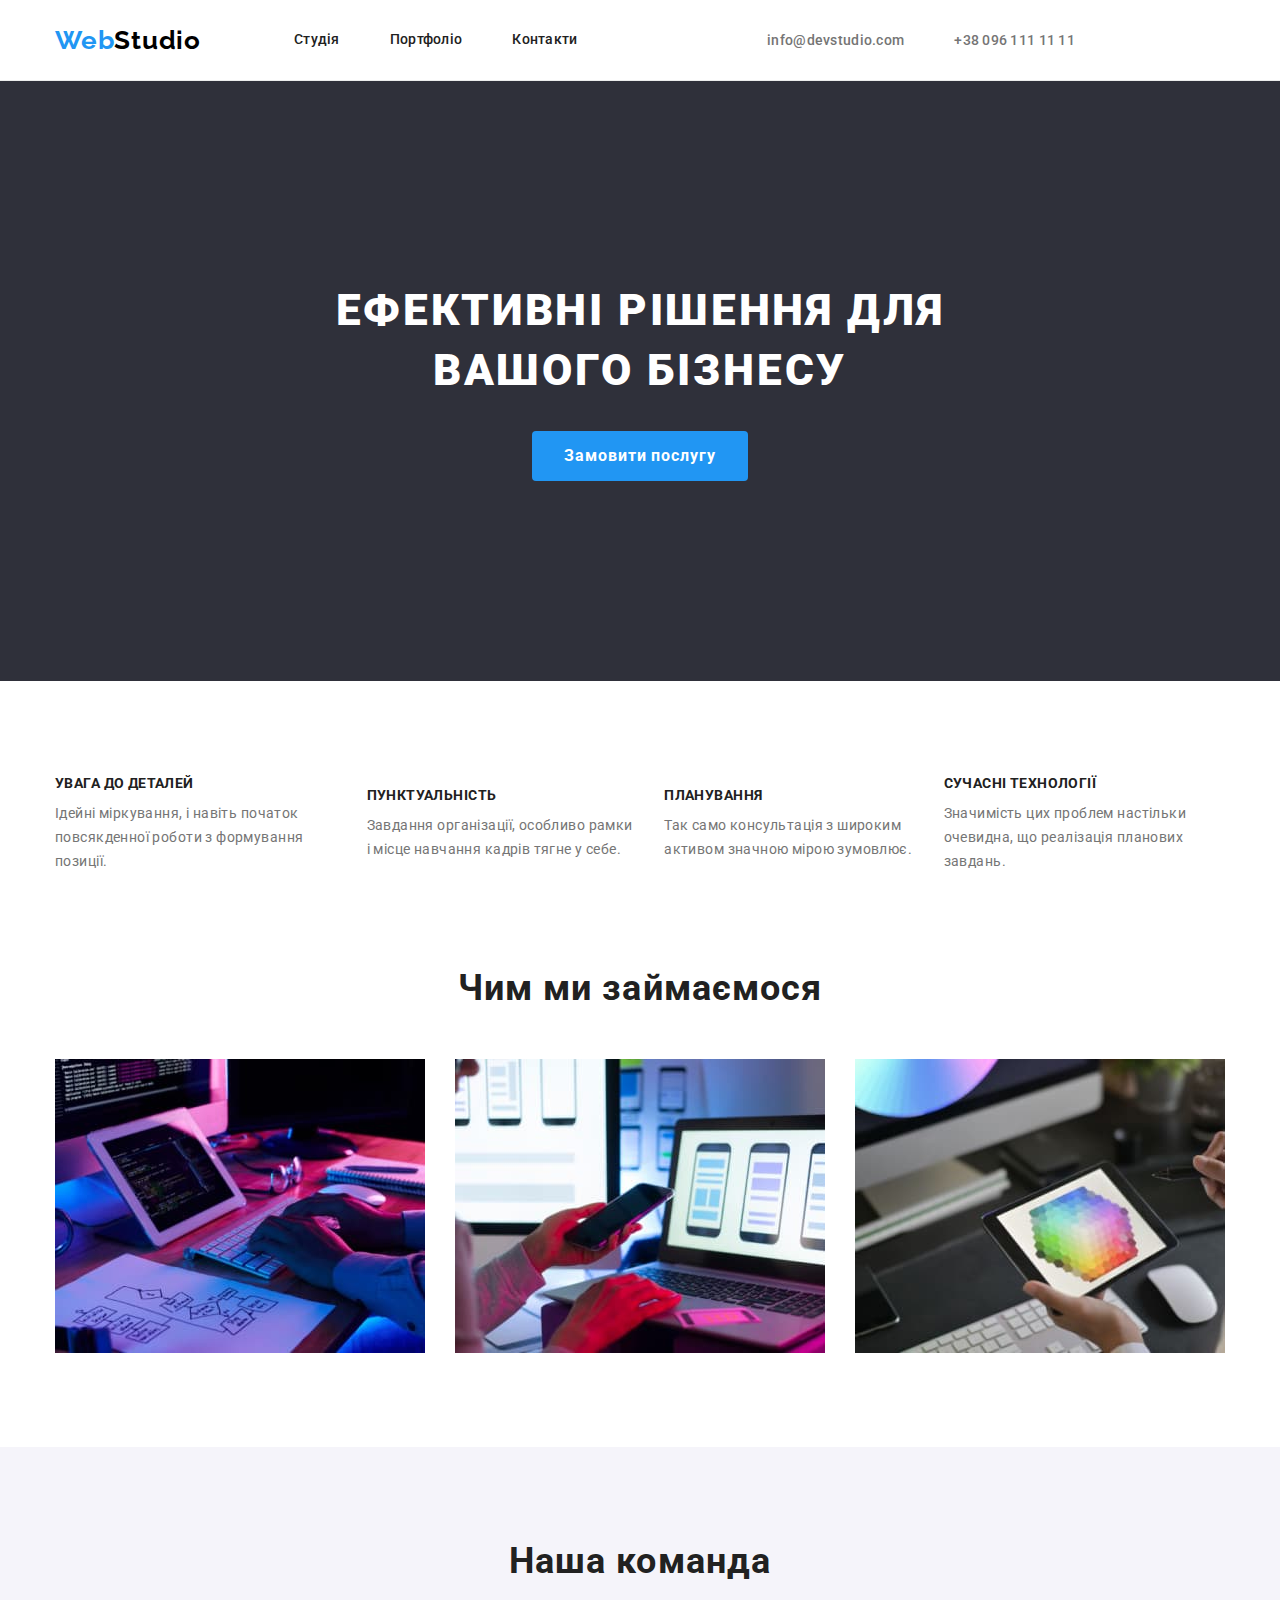
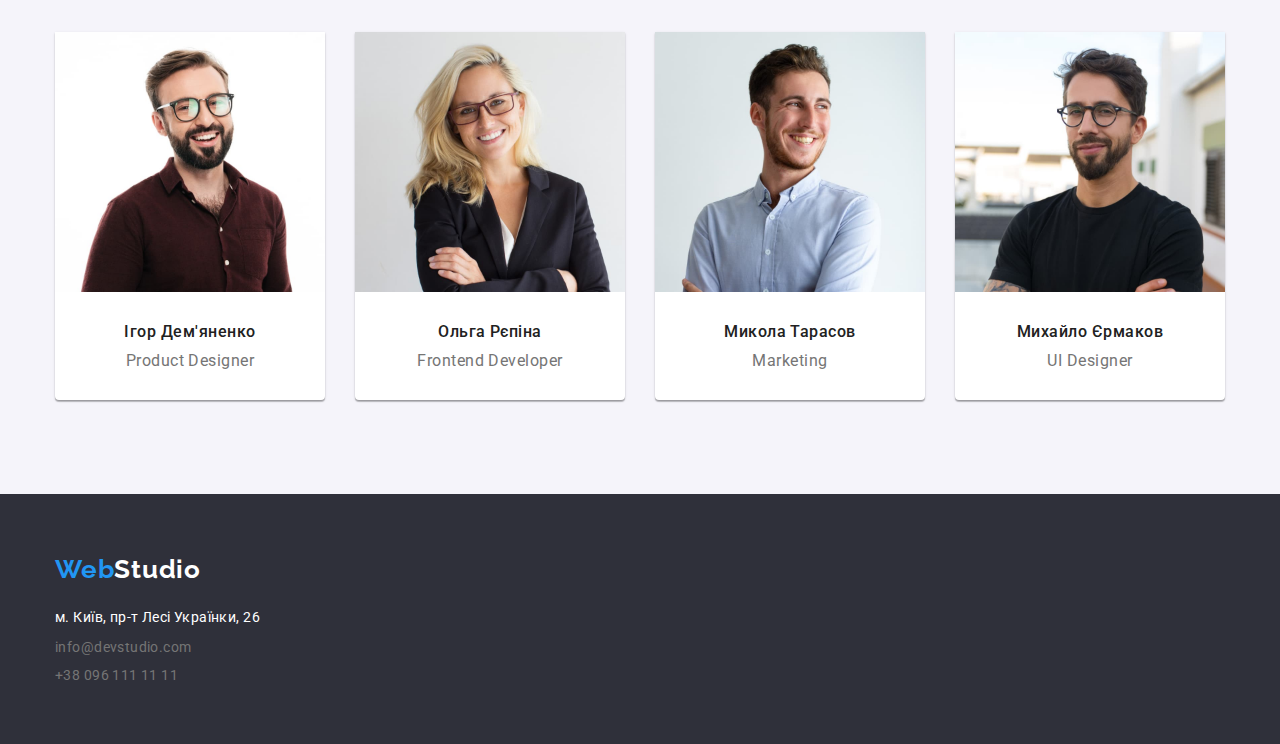
<file: index.html>
<!DOCTYPE html>
<html lang="uk">

<head>
    <meta charset="UTF-8">
    <meta http-equiv="X-UA-Compatible" content="IE=edge">
    <meta name="viewport" content="width=device-width, initial-scale=1.0">
    <link rel="stylesheet" href="https://cdnjs.cloudflare.com/ajax/libs/modern-normalize/1.0.0/modern-normalize.min.css" />
    <link rel="preconnect" href="https://fonts.googleapis.com">
    <link rel="preconnect" href="https://fonts.gstatic.com" crossorigin>
    <link href="https://fonts.googleapis.com/css2?family=Raleway:wght@700&family=Roboto:wght@400;500;700;900&display=swap"
    rel="stylesheet">
    <link rel="stylesheet" href="https://cdnjs.cloudflare.com/ajax/libs/modern-normalize/1.1.0/modern-normalize.min.css"
    integrity="sha512-wpPYUAdjBVSE4KJnH1VR1HeZfpl1ub8YT/NKx4PuQ5NmX2tKuGu6U/JRp5y+Y8XG2tV+wKQpNHVUX03MfMFn9Q=="
    crossorigin="anonymous" referrerpolicy="no-referrer" />
    <link rel="stylesheet" href="./css/styles.css">
    <title>Document</title>
</head>

<body>
    <header class="header ">
        <div class="container header-container">  
        <a class="logo logo-container" href="/">Web<span >Studio</span> </a>
        <nav class="header-nav">
            <ul class="list-container">
                <li > <a href="" class="items">Студія</a></li>
                <li > <a href="./portfolio.html" class="items">Портфоліо</a></li>
                <li > <a href="" class="items">Контакти</a></li>
        </nav>
            </ul>
       
        <div class="contact-container">
        <ul  class="contact-container">
            <li><a href="mailto:info@devstudio.com" class="header-contact-link link"> info@devstudio.com </a></li>
            <li><a href="tel:+380961111111" class="header-contact-link link">+38 096 111 11 11</a></li>
           </ul>
    </div> </div>
    </header>
    <main>
        <section class="box section-box">
            <div class="container">
            <h1 class="box-text">Ефективні рішення для <br />вашого бізнесу</h1>
            <button class="button">Замовити послугу</button></div>
        </section>

        <section class="section">
            <div class="container">
            <h2 class="visually-hidden">Секция</h2>
            <ul class="box-content">
                <li><h3 class="content">УВАГА ДО ДЕТАЛЕЙ</h3>
                    <p class="aside">Ідейні міркування, і навіть початок повсякденної роботи з формування позиції.</p></li>
                <li><h3 class="content">ПУНКТУАЛЬНІСТЬ</h3>
                    <p class="aside">Завдання організації, особливо рамки і місце навчання кадрів тягне у себе.</p></li>
                <li><h3 class="content">ПЛАНУВАННЯ</h3>
                    <p class="aside">Так само консультація з широким активом значною мірою зумовлює.</p></li>
                <li><h3 class="content">СУЧАСНІ ТЕХНОЛОГІЇ</h3>
                    <p class="aside">Значимість цих проблем настільки очевидна, що реалізація планових завдань.</p></li>
            </ul></div>
        </section>

        <section class="section container-section-foto">
            <div class="container">
            <h2 class="section-foto">Чим ми займаємося</h2>
            <ul class="box-images box-images-container">
                <li><img src="./images/box.jpg" alt="планшет-з-кодом" width="370" height="290"></li>
                <li><img src="./images/img(4)(1).jpg" alt="телефон-в-руці" width="370" height="290"></li>
                <li><img src="./images/img(5)(1).jpg" alt="палітра-кольорів" width="370" height="290"></li>
            </ul></div>
        </section>
        <section class="team section">
            <div class="container">
            <h2 class="section-team">Наша команда</h2>
            <ul class="box-subject-container">
                <li class="team-text"><img src="./images/team/img(6).jpg" alt="коричнева футболка" width="270">
                    <div class="team-text-subject"><h3 class="team-subject">Ігор Дем'яненко</h3>
                    <p class="desc">Product Designer</p></div>
                </li>
                <li class="team-text"><img src="./images/team/img(1)(1).jpg" alt="блондинка" width="270">
                    <div class="team-text-subject"><h3 class="team-subject">Ольга Рєпіна</h3>
                    <p class="desc">Frontend Developer</p></div>
                </li>
                <li class="team-text"><img src="./images/team/img(2)(1).jpg" alt="біла рубашка" width="270">
                    <div class="team-text-subject"><h3 class="team-subject">Микола Тарасов</h3>
                    <p class="desc">Marketing</p></div>
                </li>
                <li class="team-text"><img src="./images/team/img(3)(1).jpg" alt="чорна футболка" width="270">
                <div class="team-text-subject"> <h3 class="team-subject">Михайло Єрмаков</h3>
                    <p class="desc">UI Designer</p></div>
                </li>
            </ul></div>
        </section>
    </main>
    <footer class="footer">
        <div class="container">
        <a class="logotype" href="/"> Web<span class="logo-white">Studio</span></a>
        <address>
            <ul class="footer-container">
                <li><a class="adress" href="https://goo.gl/maps/ZscQs53zHS2r8X6u5">м. Київ, пр-т Лесі Українки, 26</a></li>
                <li><a class="contact" href="mailto:info@devstudio.com"> info@devstudio.com </a></li>
                <li><a class="contact" href="tel:+380961111111">+38 096 111 11 11</a></li>
            </ul>
        </address></div>
    </footer>
</body>

</html>
</file>
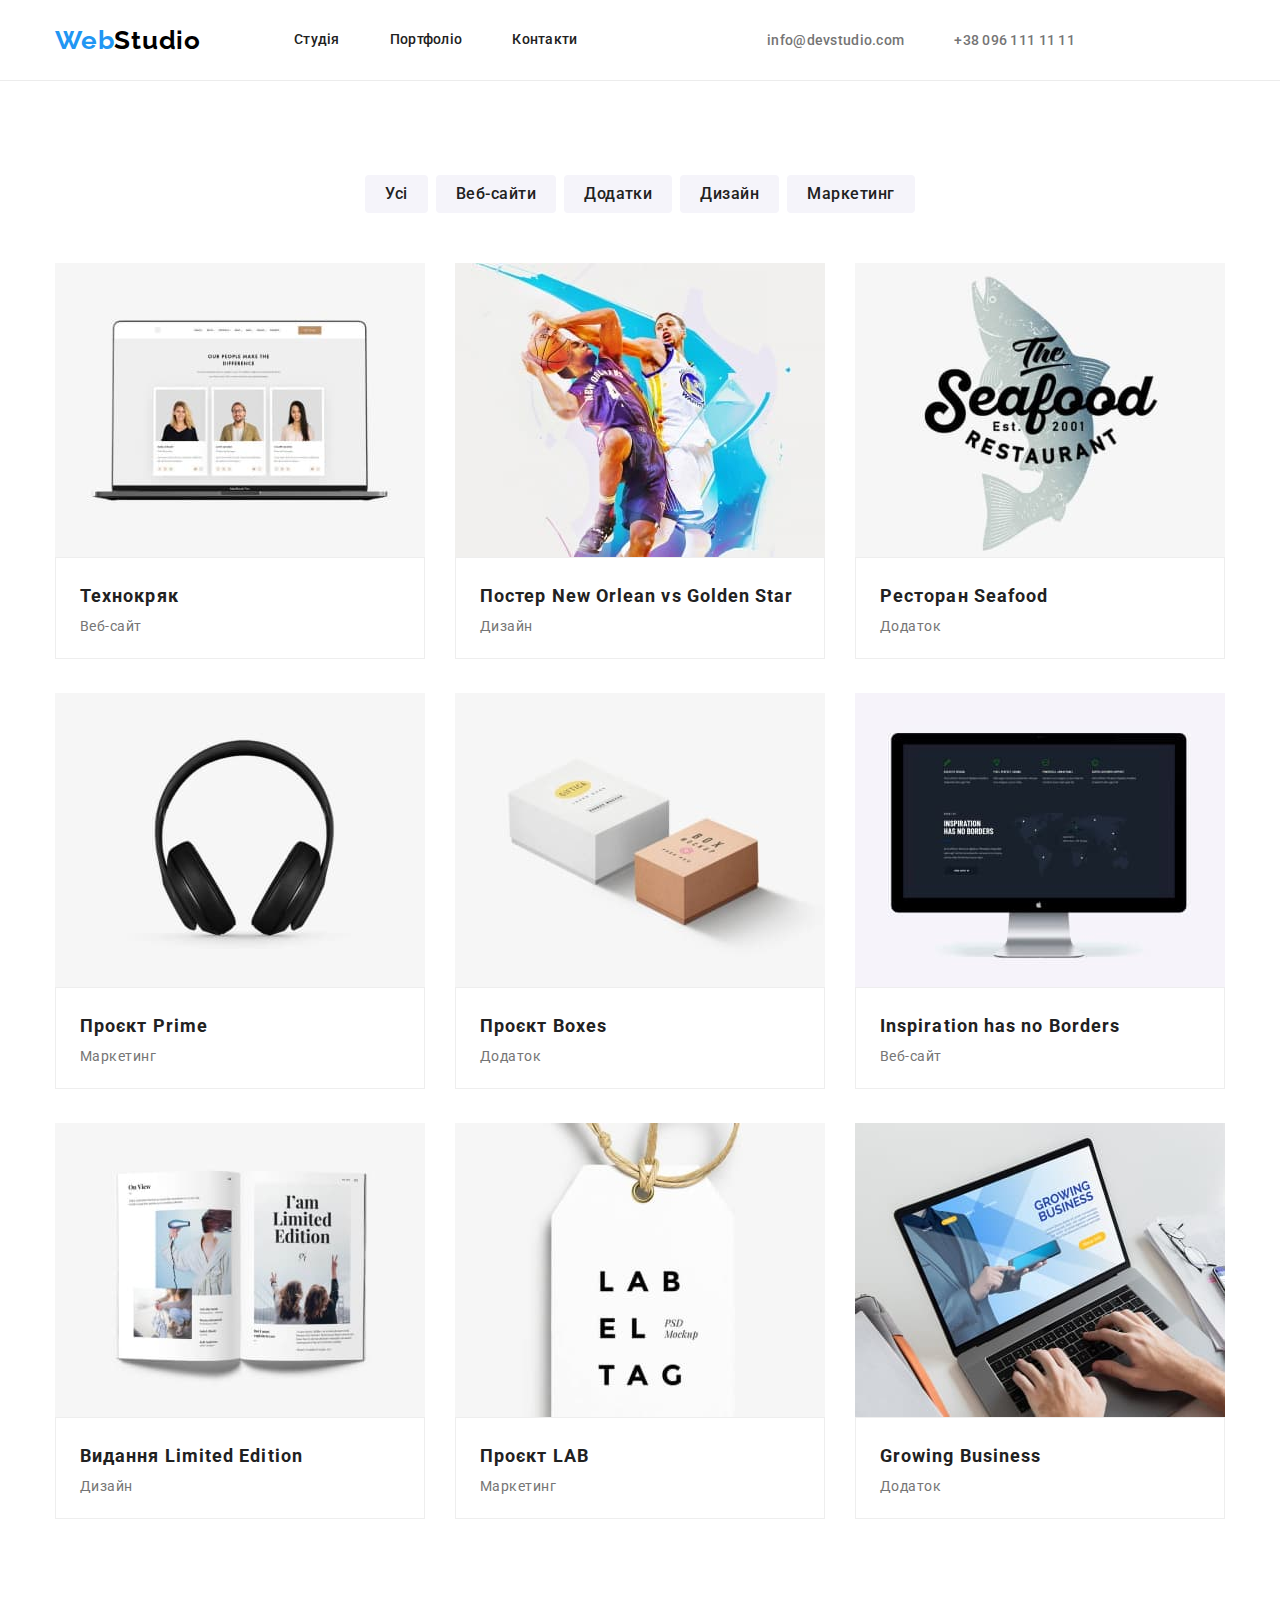
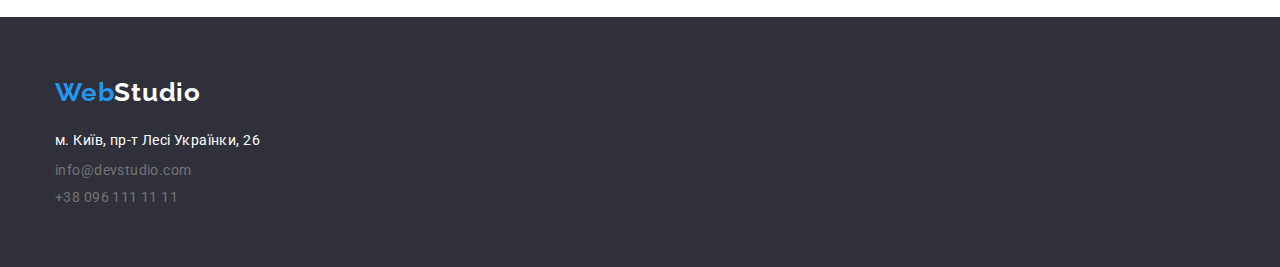
<file: portfolio.html>
<!DOCTYPE html>

<html lang="uk">

<head>
    <meta charset="UTF-8">
    <meta http-equiv="X-UA-Compatible" content="IE=edge">
    <meta name="viewport" content="width=device-width, initial-scale=1.0">
    <link rel="stylesheet" href="https://cdnjs.cloudflare.com/ajax/libs/modern-normalize/1.0.0/modern-normalize.min.css" />
    <link rel="preconnect" href="https://fonts.googleapis.com">
    <link rel="preconnect" href="https://fonts.gstatic.com" crossorigin>
    <link href="https://fonts.googleapis.com/css2?family=Raleway:wght@700&family=Roboto:wght@400;500;700;900&display=swap"
        rel="stylesheet">
<link rel="stylesheet" href="https://cdnjs.cloudflare.com/ajax/libs/modern-normalize/1.1.0/modern-normalize.min.css"
    integrity="sha512-wpPYUAdjBVSE4KJnH1VR1HeZfpl1ub8YT/NKx4PuQ5NmX2tKuGu6U/JRp5y+Y8XG2tV+wKQpNHVUX03MfMFn9Q=="
    crossorigin="anonymous" referrerpolicy="no-referrer" />
    <link rel="stylesheet" href="./css/styles.css">
    <title>Document</title>
</head>

<body>
<header class="header ">
    <div class="container header-container">
        <a class="logo logo-container" href="/">Web<span>Studio</span>
        </a>
        <nav class="header-nav">
            <ul class="list-container">
                <li> <a href="" class="items">Студія</a></li>
                <li> <a href="./portfolio.html" class="items">Портфоліо</a></li>
                <li> <a href="" class="items">Контакти</a></li>

            </ul>
        </nav>
        <div class="contact-container">
        <ul class="contact-container">
            <li><a href="mailto:info@devstudio.com" class="header-contact-link link"> info@devstudio.com </a></li>
            <li><a href="tel:+380961111111" class="header-contact-link link">+38 096 111 11 11</a></li>
        </ul>
    </div>
    </div>
</header>
    <main>
        <section class="section">
        <div class="container">
            <h1 class="visually-hidden">Портфоліо</h1>
            <ul class="button-container">
                <li><button type="button" class="button-list">Усі</button></li>
                <li><button type="button" class="button-list">Веб-сайти</button></li>
                <li><button type="button" class="button-list">Додатки</button></li>
                <li><button type="button" class="button-list">Дизайн</button></li>
                <li><button type="button" class="button-list">Маркетинг</button></li>
            </ul>
            <ul class="subject-container">
                <li class="subject-images"><a><img src="./images/img(7)(1).jpg" alt="ноутбук" width="370" height="294">
                        <div class="subject-container-text"><h2 class="subject">Технокряк</h2>
                        <p class="subject-text">Веб-сайт</p></div>
                    </a></li>
                <li class="subject-images"> <a><img src="./images/basketball.jpg" alt="баскетбол" width="370" height="294">
                    <div class="subject-container-text">
                    <h2 class="subject">Постер New Orlean vs Golden Star</h2>
                        <p class="subject-text">Дизайн</p></div>
                    </a></li>
                <li class="subject-images"><a><img src="./images/img(9)(1).jpg" alt="ресторан" width="370" height="294">
                    <div class="subject-container-text"> <h2 class="subject">Ресторан Seafood</h2>
                        <p class="subject-text">Додаток</p></div>
                    </a></li>
                <li class="subject-images"><a><img src="./images/img(10)(1).jpg" alt="навушники" width="370" height="294">
                    <div class="subject-container-text"> <h2 class="subject">Проєкт Prime</h2>
                        <p class="subject-text">Маркетинг</p></div>
                    </a> </li>
                <li class="subject-images"><a><img src="./images/img(11)(1).jpg" alt="коробки" width="370" height="294">
                    <div class="subject-container-text"> <h2 class="subject">Проєкт Boxes</h2>
                        <p class="subject-text">Додаток</p></div>
                    </a></li>
                <li class="subject-images"><a><img src="./images/img(12)(1).jpg" alt="монітор" width="370" height="294">
                    <div class="subject-container-text"> <h2 class="subject">Inspiration has no Borders</h2>
                        <p class="subject-text">Веб-сайт</p></div>
                    </a></li>
                <li  class="subject-images"><a><img src="./images/img(13)(1).jpg" alt="видання" width="370" height="294">
                    <div class="subject-container-text"> <h2 class="subject">Видання Limited Edition</h2>
                        <p class="subject-text">Дизайн</p></div>
                    </a></li>
                <li class="subject-images"><a><img src="./images/image1.jpg" alt="етикетка" width="370" height="294">
                    <div class="subject-container-text"> <h2 class="subject">Проєкт LAB</h2>
                        <p class="subject-text">Маркетинг</p></div>
                    </a></li>
                <li  class="subject-images"><a><img src="./images/img(15)(1).jpg" alt="ноутбук з руками" width="370" height="294">
                        <div class="subject-container-text"><h2 class="subject">Growing Business</h2>
                        <p class="subject-text">Додаток</p></div>
                    </a></li>
            </ul>
            </div>
        </section>
    </main>
<footer class="footer">
        <div class="container">
        <a class="logotype " href="/"> Web<span class="logo-white">Studio</span></a>
        <address>
            <ul class="footer-container">
                <li><a class="adress" href="https://goo.gl/maps/ZscQs53zHS2r8X6u5">м. Київ, пр-т Лесі Українки, 26</a></li>
                <li><a class="contact" href="mailto:info@devstudio.com"> info@devstudio.com </a></li>
                <li><a class="contact" href="tel:+380961111111">+38 096 111 11 11</a></li>
            </ul>
        </address></div>
    </footer>
</body>

</html>
</file>
<file: css/styles.css>
/*основний колір #212121
вторинний колір 2196F3, FFFFFF*/
:root {
    --primary-text-color: #212121;
    --title-text-color: #757575;
    --accent-color: #2196F3;
    --primary-white-color: #E5E5E5;
    --white-standart: #FFFFFF;
    --dark-white: #F5F4FA;
    --dark-backround: #2F303A;
}
h1, h2, h3, h4, h5, h6, p{
margin: 0;
}
img{
    display: block;
    max-width: 100%;
    height: auto;
}
ul {
    list-style: none;
    margin: 0;
    padding: 0;
}
body{
    color: var(--primary-text-color);
    background-color: #FFFFFF;
    font-size: 16px;
    font-family: 'Roboto', sans-serif;
}
.header {
    background: var(--white-standart);
    border-bottom: 1px solid #ECECEC;
}
.header-container {
    display: flex;
    align-items: center;
}
.container{
width: 1200px;
padding-left: 15px;
padding-right: 15px;
margin: 0 auto
}
.header-nav{
    margin-right: auto;
}

span{
    color: #000000;
        font-family: 'Raleway', sans-serif;
        font-size: 26px;
        line-height: 1.19;
        font-weight: 700;
        text-decoration: none;
        letter-spacing: 0.03em;
        text-transform: capitalize;
}
.logo-container{
    display: flex;
        align-items: center;
        margin-right: 93px;
}
.logo {
    color: var(--accent-color);
    font-family: 'Raleway', sans-serif;
    font-size: 26px;
    line-height: 1.19;
    font-weight: 700;
    text-decoration: none;
    letter-spacing: 0.03em;
    text-transform: capitalize;
}

.logo-white {
    color: var(--white-standart);
        font-family: 'Raleway', sans-serif;
        font-size: 26px;
        line-height: 1.19;
        font-weight: 700;
        text-decoration: none;
        letter-spacing: 0.03em;
        text-transform: capitalize;

}
.list-container{
    display: flex;
    gap: 50px;
    align-items: center;
   
}
/* site nav*/
.header-contact-link{
margin-right: 50px;
}
.contact-container{
    display: flex;
    align-items: center;
    margin-right: 50px;
}

.link:hover,
.link:focus {
    color: var(--accent-color);
 
}
.link {
    font-size: 14px;
    line-height: calc(16/14);
    font-weight: 500;
    text-decoration: none;
    color: var(--title-text-color);
    letter-spacing: 0.02em;
}

.items:hover,
.items:focus{
    color: var(--accent-color);
}

.items{
    font-size: 14px;
    line-height: 1.14;
    font-weight: 500;
    text-decoration: none;
    float: none;
    color: var(--primary-text-color);
    letter-spacing: 0.02em;
    padding-top: 32px;
    padding-bottom: 32px;
    display: block;

}
.box {
    background-color: var(--dark-backround);
}

.box-text {
    color: var(--white-standart);
    font-size: 44px;
    line-height: 1.36;
    font-weight: 900;
    text-transform: uppercase;
    letter-spacing: 0.06em;
    margin-bottom: 30px;
}
.section-box{
    padding-bottom: 200px;
    padding-top: 200px;
    text-align: center;
}
.button {
    color: var(--white-standart);
    background-color: var(--accent-color);
    border: 0px;
    font-weight: 700;
    cursor: pointer;
    font-family: inherit;
    letter-spacing: 0.06em;
        font-size: 16px;
        line-height: calc(30/16);
        margin-left: auto;
        margin-right: auto;
        padding: 10px 30px;
    border-radius: 4px;
    min-width: 216px;
    min-height: 50px;
}
.visually-hidden {
    position: absolute;
    width: 1px;
    height: 1px;
    margin: -1px;
    border: 0;
    padding: 0;
    white-space: nowrap;
    clip-path: inset(100%);
    clip: rect(0 0 0 0);
    overflow: hidden;
}
.section{
    background-color: var(--white-standart);
    letter-spacing: 0.03em;
    padding-bottom: 94px;
    padding-top: 94px;
}

.box-content{
    display: flex;
    align-items: center;
    gap: 30px;
}
.content {
    color: var(--primary-text-color);
    font-weight: 700;
    font-size: 14px;
    line-height: calc(16/14);
    text-transform: uppercase;
    letter-spacing: 0.03em;
    margin-bottom: 10px;
}

.aside {
    color: var(--title-text-color);
    letter-spacing: 0.03em;
    font-weight: 400;
    font-size: 14px;
    line-height: calc(24/14);
}
.box-images-container{
    display: flex;
    align-items: center;
    gap: 30px;
}
.container-section-foto{
    padding-top: 0;
}
.section-foto {
    color: var(--primary-text-color);
    font-size: 36px;
    font-weight: 700;
    line-height: calc(42/36);
    text-align: center;
    letter-spacing: 0.03em;
    margin-bottom: 50px;
}
.box-subject-container{
    display: flex;
    gap: 30px;
}
.team {
    background-color: var(--dark-white);
}
.container-team-section{
    padding-top: 0;
}
.section-team {
    color: var(--primary-text-color);
    font-size: 36px;
    font-weight: 700;
    line-height: 1.16;
    text-align: center;
    letter-spacing: 0.03em;
    margin-bottom: 50px;
}

.team-subject{
    color: var(--primary-text-color);
        font-size: 16px;
        font-weight: 500;
        line-height: calc(19/16);
    letter-spacing: 0.03em;
    text-align: center;
    margin-bottom: 10px;
}
.team-text{
    background-color: var(--white-standart);
    box-shadow: 0px 1px 3px rgba(0, 0, 0, 0.12), 0px 1px 1px rgba(0, 0, 0, 0.14), 0px 2px 1px rgba(0, 0, 0, 0.2);
        border-radius: 0px 0px 4px 4px;
}
.team-text-subject{
    padding-top: 30px;
    padding-bottom: 30px;
}
.desc {
    color: var(--title-text-color);
    font-size: 16px;
    font-weight: 400;
    line-height: calc(19/16);
    letter-spacing: 0.03em;
    text-align: center;
}
.subject {
    font-weight: 700;
        font-size: 18px;
        line-height: calc(36/18);
        letter-spacing: 0.06em;

}
.subject-container-text{
    padding-top:  20px;
    padding-right: 24px;
    padding-left: 24px;
    padding-bottom: 20px;
    margin-bottom: 4px;
    border: 1px solid #EEEEEE;
}
.subject-text {
    color: var(--title-text-color);
    font-weight: 400;
        font-size: 14px;
        line-height: calc(24/14);
}

.footer {
    background-color: var(--dark-backround);
    padding-top: 60px;
    padding-bottom: 60px;
}
.footer-container{
    display: flex;
    flex-direction: column;
    gap: 9px;
}
.logotype{color: var(--accent-color);
    font-family: 'Raleway', sans-serif;
    font-size: 26px;
    line-height: 1.19;
    font-weight: 700;
    text-decoration: none;
    letter-spacing: 0.03em;
    text-transform: capitalize;
    display: flex;
    align-items: center;
    margin-bottom: 20px;
    
}

.adress {
    color: var(--white-standart);
    font-size: 14px;
    line-height: calc(24/14);
    cursor: pointer;
    font-weight: 400;
    text-decoration: none;
    letter-spacing: 0.03em;
    font-style: normal;
}

.contact:hover,
.contact:focus {
    color: var(--accent-color);
    cursor: pointer;
}

.contact{
    color: var(--title-text-color);
    text-decoration: none;
    font-style: normal;
    letter-spacing: 0.03em;
    font-weight: 400;
        font-size: 14px;
        line-height: (24/14);
}
.button-container{
    display: flex;
    align-items: center;
    gap: 8px;
    margin-bottom: 50px;
    justify-content: center;
}

.button-list {
    color: var(--white-standart);
    border-radius: 4px;
    background-color: var(--dark-white);
    border: 0px;
    font-weight: 500;
    font-size: 16px;
    line-height: calc(26/16);
    color: var(--primary-text-color);
    letter-spacing: 0.03em;
    cursor: pointer;
    padding: 6px 20px;
    
   
}
.button-list:hover,
.button-list:focus {
    background-color: var(--accent-color);
    cursor: pointer;
    color: var(--white-standart);
}
.subject-container{
    display: flex;
    flex-wrap: wrap;
    gap: 30px;
}
.subject-images{
   
  
}
</file>
